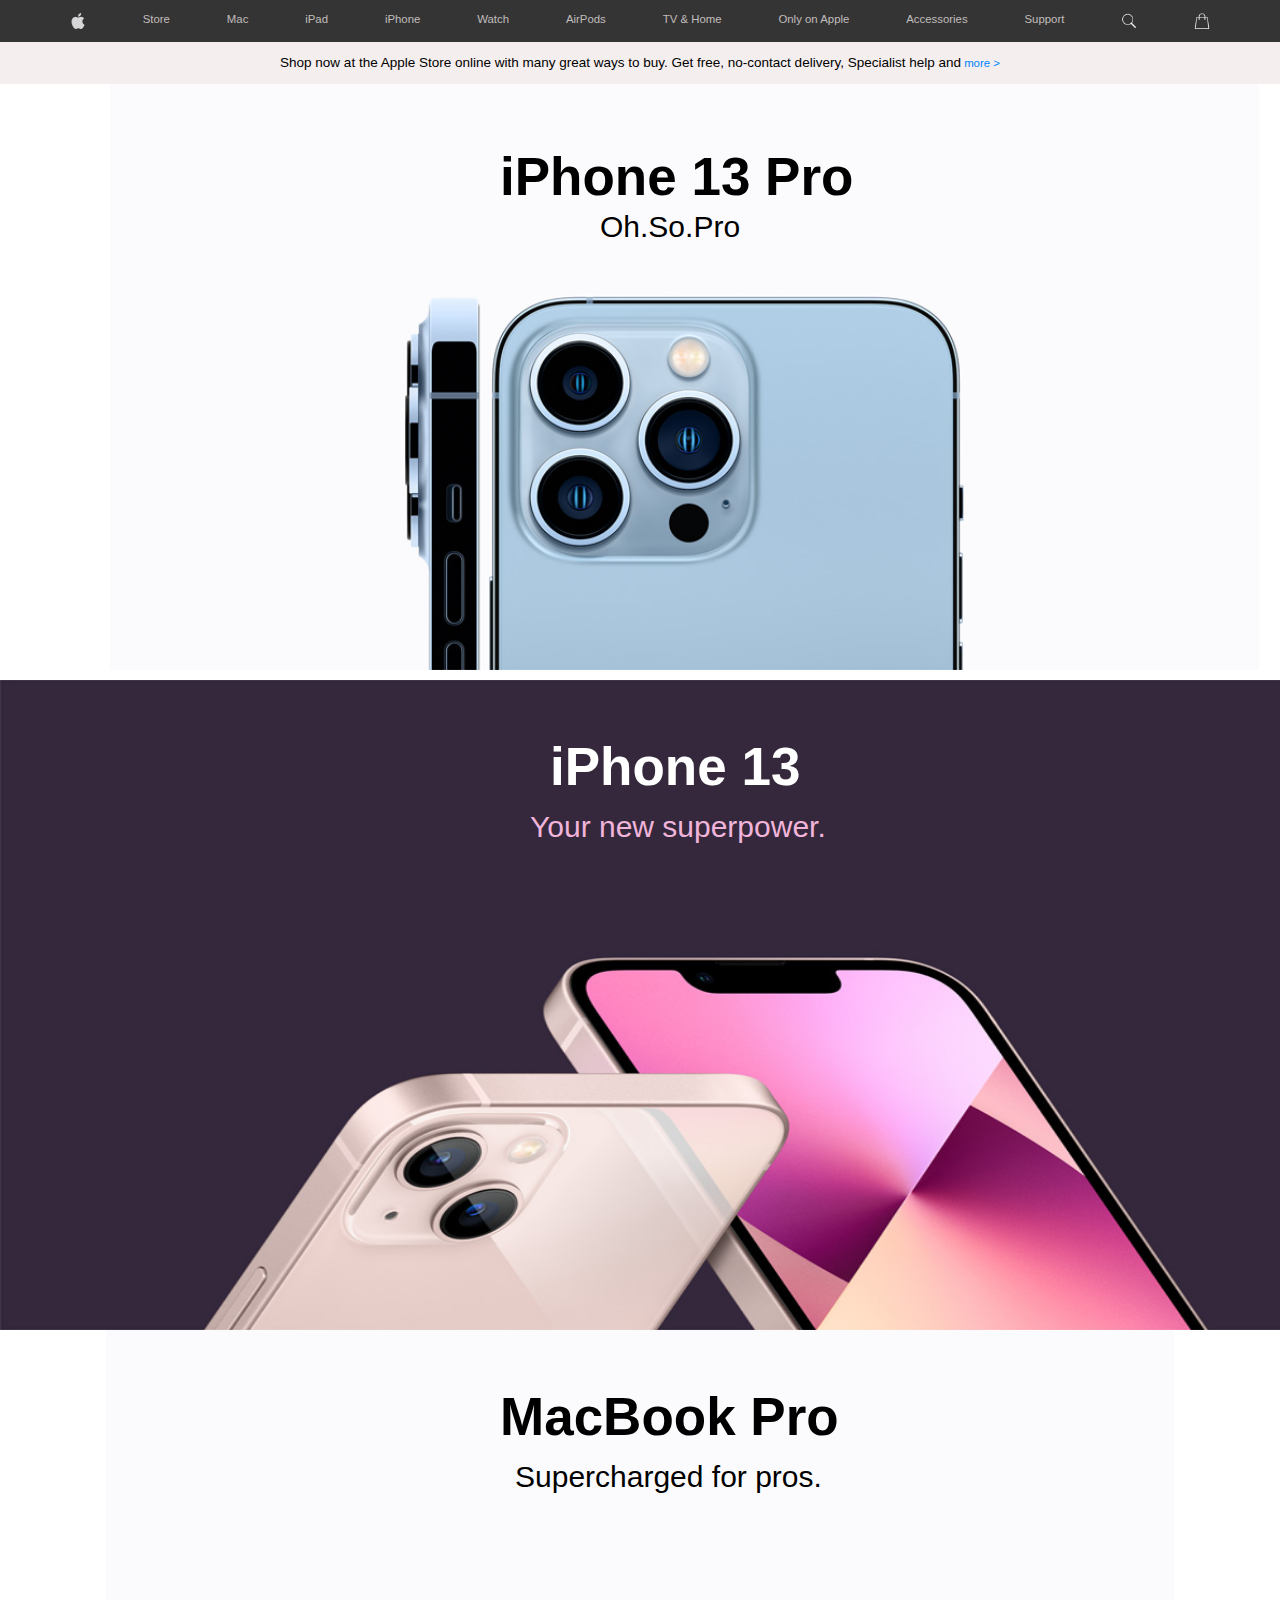
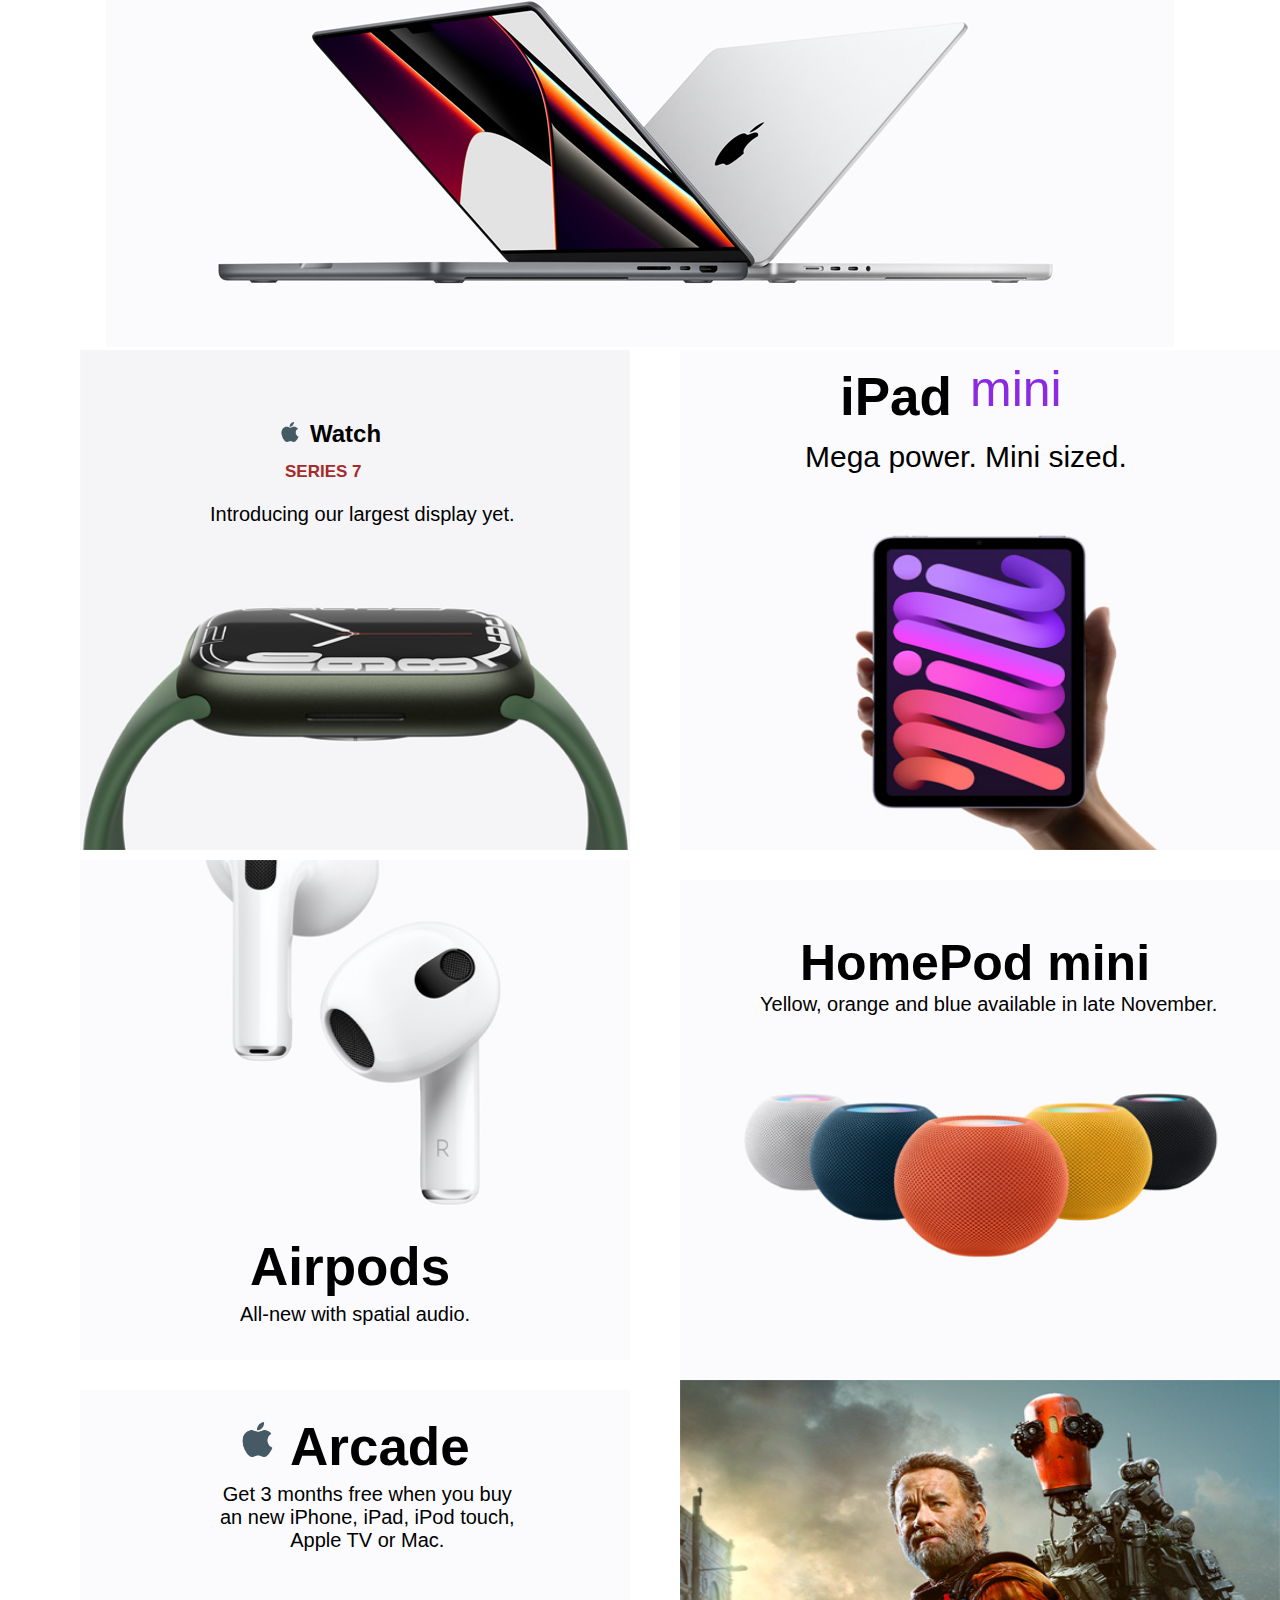
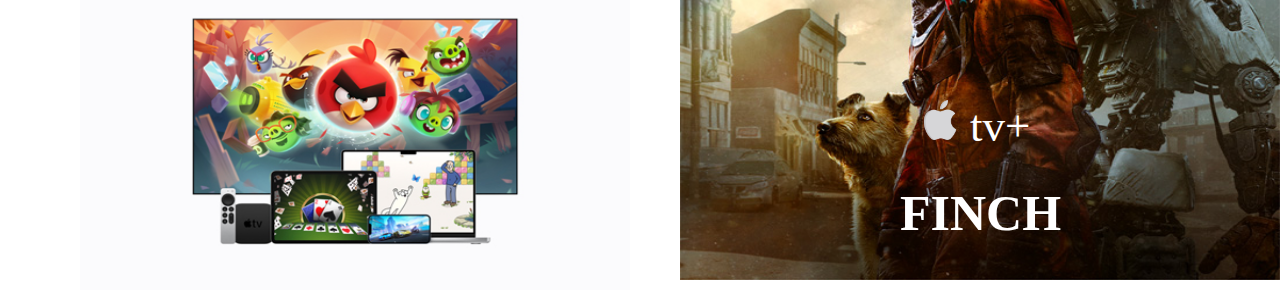
<file: index.html>
<!DOCTYPE html>
<html lang="en">
<head>
    <link rel="stylesheet" type="text/css" href="index.css">
    <link rel="icon" type="image/x-icon" href="apple (2).png">
    <meta charset="UTF-8">
    <meta http-equiv="X-UA-Compatible" content="IE=edge">
    <meta name="viewport" content="width=device-width, initial-scale=1.0">
    <title>Apple</title>
</head>
<body>
    <div class="topnav">
        <img src="apple (1).png" height="16px" width="16px">
        <a href="#" style="color: rgb(192, 189, 189)">Store</a>
        <a href="#" style="color: rgb(192, 189, 189)">Mac</a>
        <a href="#" style="color: rgb(192, 189, 189)">iPad</a>
        <a href="#" style="color: rgb(192, 189, 189)">iPhone</a>
        <a href="#" style="color: rgb(192, 189, 189)">Watch</a>
        <a href="#" style="color: rgb(192, 189, 189)">AirPods</a>
        <a href="#" style="color: rgb(192, 189, 189)">TV & Home</a>
        <a href="#" style="color: rgb(192, 189, 189)">Only on Apple</a>
        <a href="#" style="color: rgb(192, 189, 189)">Accessories</a>
        <a href="#" style="color: rgb(192, 189, 189)">Support</a>
        <img src="icons8-search-50.png" height="16px" width="16px">
        <img src="icons8-shopping-bag-50.png" height="16px" width="16px">
    </div>
    <div class="navbar">
        <p> Shop now at the Apple Store online with many great ways to buy. Get free, no-contact delivery, Specialist help and<a href="#" style="color: rgb(0, 132, 255)"> more ></a></p> 
    </div>
    <div class="iphone13pro">
        <div class="img1">
            <img src="iphone 13.jpg" height="650px" width="1150px">
        </div>
        <div class="text">
            <h1> iPhone 13 Pro </h1>
            <h5> Oh.So.Pro </h5>
        </div>
    </div>
    <div class="iphone13">
        <div class="img2">
            <img src="iphone13.jpg" height="650px" width="1350px">
        </div>
        <div class="text1">
            <h1> iPhone 13 </h1>
            <h5> Your new superpower. </h5>
        </div>
    </div>
    <div class="macbook">
        <div class="img3">
            <img src="macbook.jpg">
        </div>
        <div class="text2">
            <h1> MacBook Pro </h1>
            <h5> Supercharged for pros. </h5>
        </div>
    </div>
    <div class="container">
        <div class="watch">
            <div class="img4">
                <img src="watch.jpg" height="500px" width="550px">
            </div>
            <div class="text3">
                <img src="apple (2).png" height="20px" width="20px"><h2> Watch </h2>
                <p> SERIES 7 </p>
                <h5> Introducing our largest display yet. </h5>
            </div>
        </div>
        <div class="ipadmini">
            <div class="img5">
                <img src="ipad mini.jpg" height="500px" width="600px">
            </div>
            <div class="text4">
                <h1> iPad </h1><p> mini </p>
                <h5>Mega power. Mini sized.</h5>
            </div>
        </div>
    </div>
    <div class="container2">
        <div class="airpods">
            <div class="img6">
                <img src="airpods.jpg" height="500px" width="550px">
            </div>
            <div class="text5">
                <h1> Airpods </h1>
                <h5> All-new with spatial audio. </h5>
            </div>
        </div>
        <div class="homepods">
            <div class="img7">
                <img src="homepod.jpg" height="500px" width="600px">
            </div>
            <div class="text6">
                <h1>HomePod mini</h1>
                <h5>Yellow, orange and blue available in late November.</h5>
            </div>
        </div>
    </div>
    <div class="container3">
        <div class="arcade">
            <div class="img8">
                <img src="arcade.jpg" height="500px" width="550px">
            </div>
            <div class="text7">
                <img src="apple (2).png" height="35px" width="35px"><h1>Arcade</h1>
                <h5>Get 3 months free when you buy<br> an new iPhone, iPad, iPod touch,<br> Apple TV or Mac.</h5>
            </div>
        </div>
        <div class="promo">
            <div class="img9">
                <img src="promo.jpg" height="500px" width="600px">
            </div>
            <div class="text8">
                <img src="apple (1).png" height="40px" width="40px"><h5>tv+</h5>
                <h1>FINCH</h1>
            </div>
        </div>
    </div>
</body>
</html>
</file>
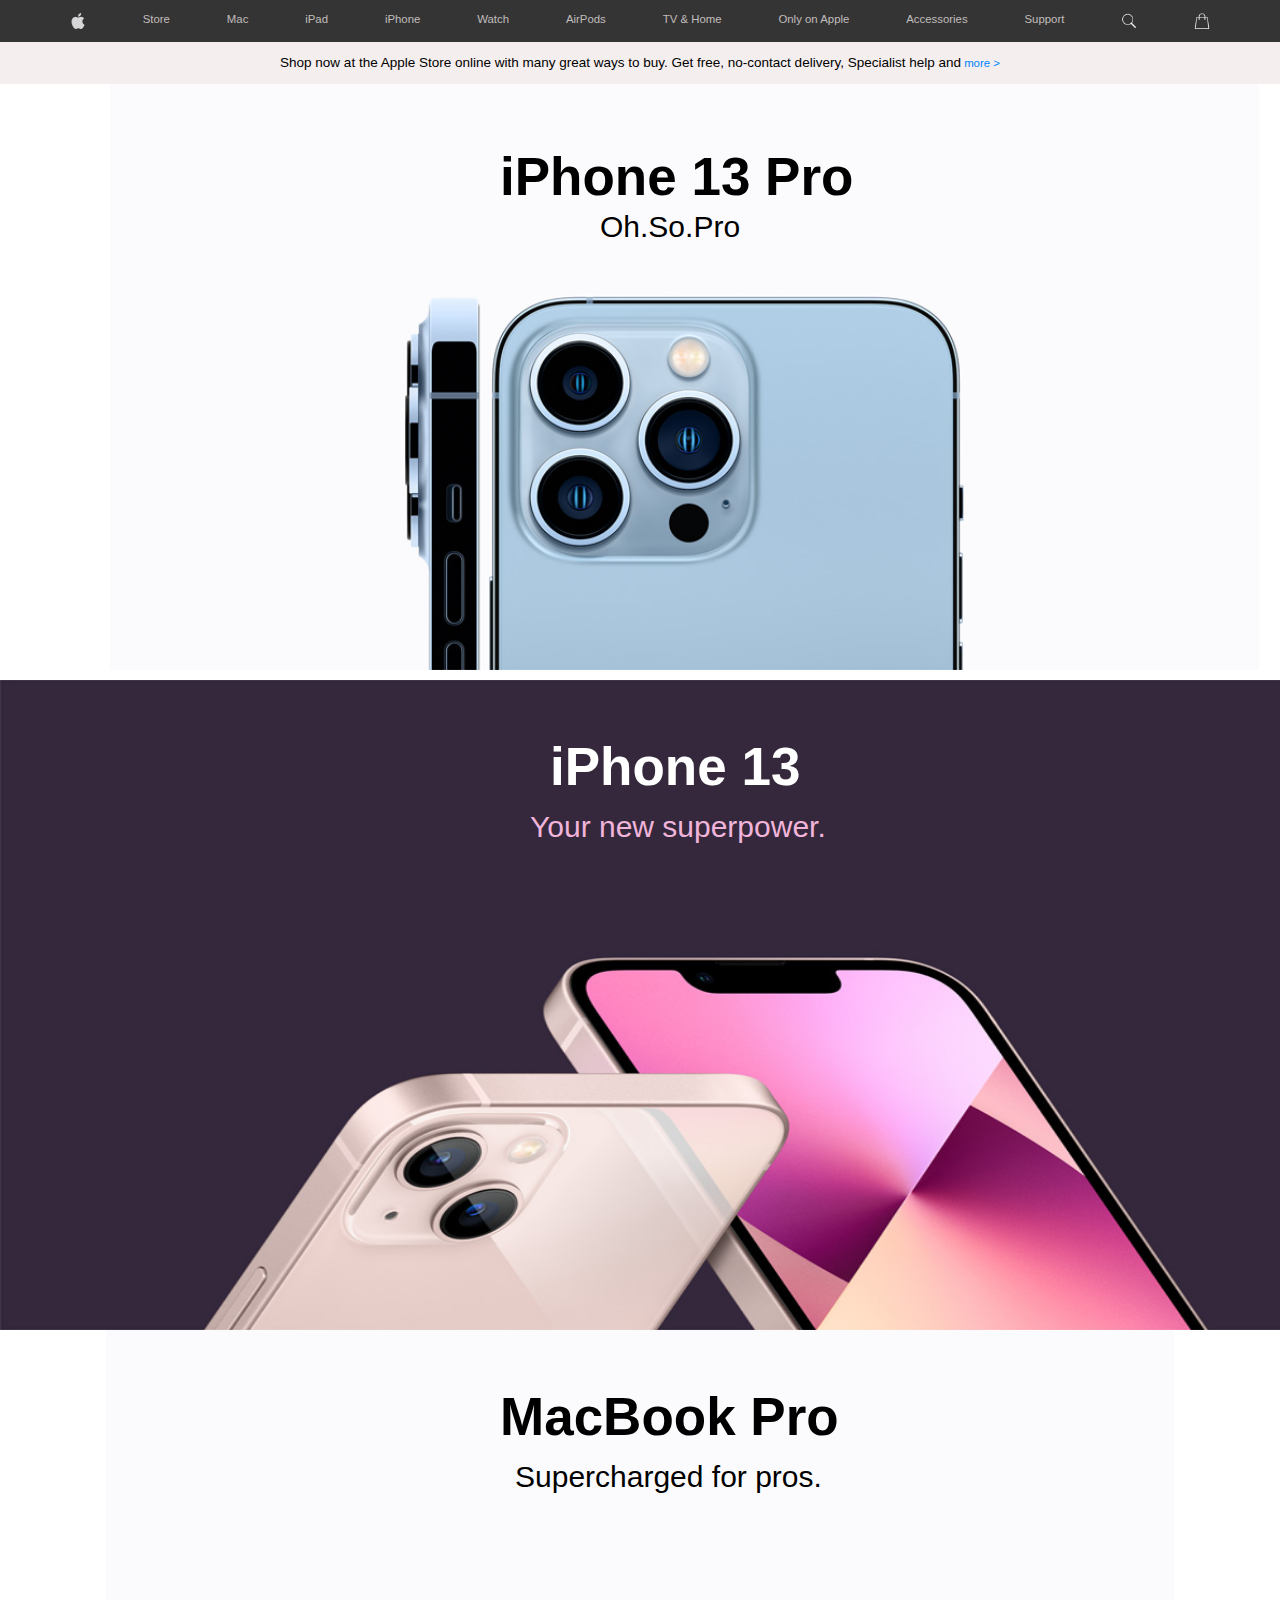
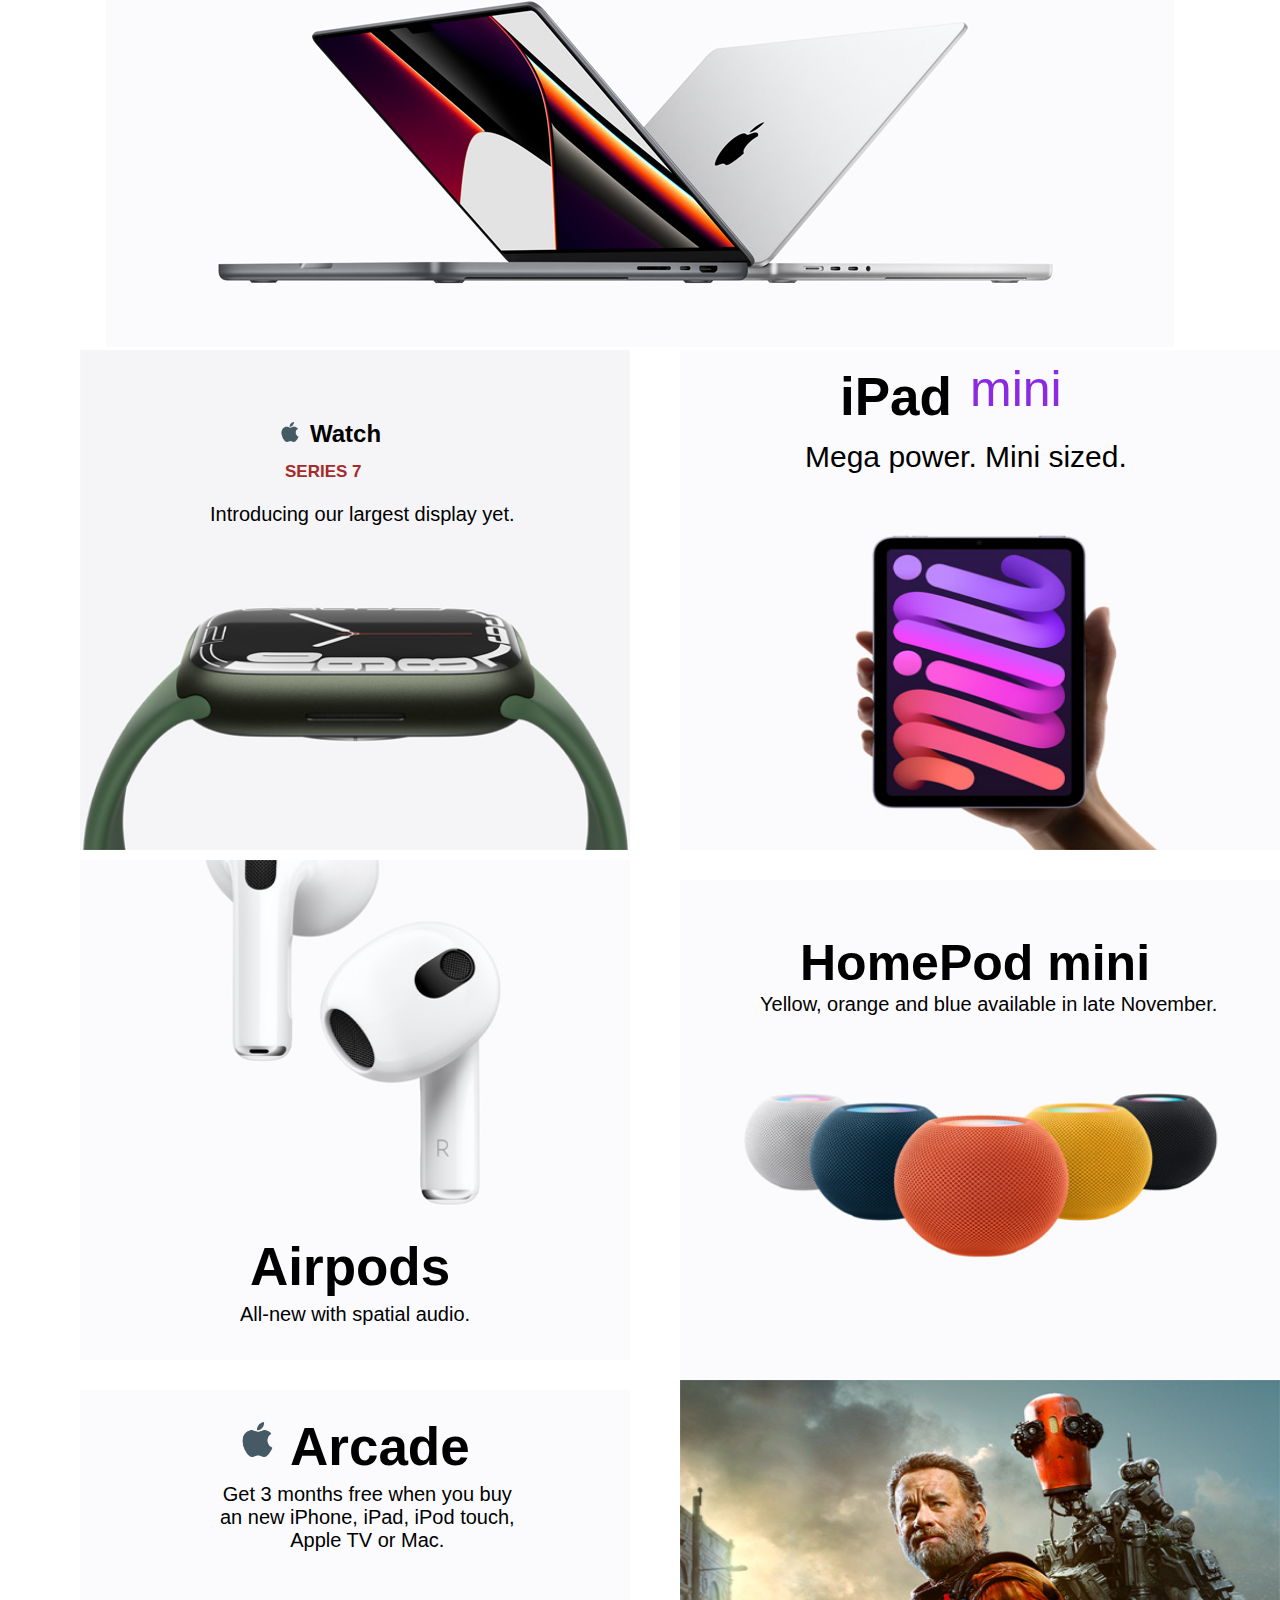
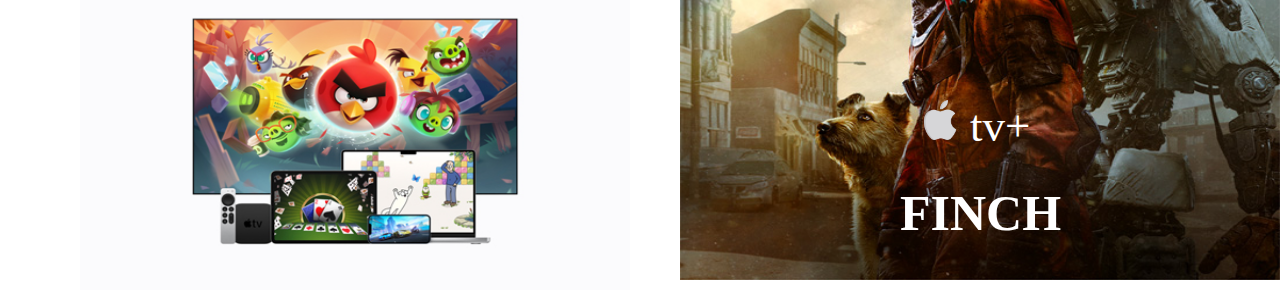
<file: Apple.html>
<!DOCTYPE html>
<html lang="en">
<head>
    <link rel="stylesheet" type="text/css" href="Apple.css">
    <link rel="icon" type="image/x-icon" href="apple (2).png">
    <meta charset="UTF-8">
    <meta http-equiv="X-UA-Compatible" content="IE=edge">
    <meta name="viewport" content="width=device-width, initial-scale=1.0">
    <title>Apple</title>
</head>
<body>
    <div class="topnav">
        <img src="apple (1).png" height="16px" width="16px">
        <a href="#" style="color: rgb(192, 189, 189)">Store</a>
        <a href="#" style="color: rgb(192, 189, 189)">Mac</a>
        <a href="#" style="color: rgb(192, 189, 189)">iPad</a>
        <a href="#" style="color: rgb(192, 189, 189)">iPhone</a>
        <a href="#" style="color: rgb(192, 189, 189)">Watch</a>
        <a href="#" style="color: rgb(192, 189, 189)">AirPods</a>
        <a href="#" style="color: rgb(192, 189, 189)">TV & Home</a>
        <a href="#" style="color: rgb(192, 189, 189)">Only on Apple</a>
        <a href="#" style="color: rgb(192, 189, 189)">Accessories</a>
        <a href="#" style="color: rgb(192, 189, 189)">Support</a>
        <img src="icons8-search-50.png" height="16px" width="16px">
        <img src="icons8-shopping-bag-50.png" height="16px" width="16px">
    </div>
    <div class="navbar">
        <p> Shop now at the Apple Store online with many great ways to buy. Get free, no-contact delivery, Specialist help and<a href="#" style="color: rgb(0, 132, 255)"> more ></a></p> 
    </div>
    <div class="iphone13pro">
        <div class="img1">
            <img src="iphone 13.jpg" height="650px" width="1150px">
        </div>
        <div class="text">
            <h1> iPhone 13 Pro </h1>
            <h5> Oh.So.Pro </h5>
        </div>
    </div>
    <div class="iphone13">
        <div class="img2">
            <img src="iphone13.jpg" height="650px" width="1350px">
        </div>
        <div class="text1">
            <h1> iPhone 13 </h1>
            <h5> Your new superpower. </h5>
        </div>
    </div>
    <div class="macbook">
        <div class="img3">
            <img src="macbook.jpg">
        </div>
        <div class="text2">
            <h1> MacBook Pro </h1>
            <h5> Supercharged for pros. </h5>
        </div>
    </div>
    <div class="container">
        <div class="watch">
            <div class="img4">
                <img src="watch.jpg" height="500px" width="550px">
            </div>
            <div class="text3">
                <img src="apple (2).png" height="20px" width="20px"><h2> Watch </h2>
                <p> SERIES 7 </p>
                <h5> Introducing our largest display yet. </h5>
            </div>
        </div>
        <div class="ipadmini">
            <div class="img5">
                <img src="ipad mini.jpg" height="500px" width="600px">
            </div>
            <div class="text4">
                <h1> iPad </h1><p> mini </p>
                <h5>Mega power. Mini sized.</h5>
            </div>
        </div>
    </div>
    <div class="container2">
        <div class="airpods">
            <div class="img6">
                <img src="airpods.jpg" height="500px" width="550px">
            </div>
            <div class="text5">
                <h1> Airpods </h1>
                <h5> All-new with spatial audio. </h5>
            </div>
        </div>
        <div class="homepods">
            <div class="img7">
                <img src="homepod.jpg" height="500px" width="600px">
            </div>
            <div class="text6">
                <h1>HomePod mini</h1>
                <h5>Yellow, orange and blue available in late November.</h5>
            </div>
        </div>
    </div>
    <div class="container3">
        <div class="arcade">
            <div class="img8">
                <img src="arcade.jpg" height="500px" width="550px">
            </div>
            <div class="text7">
                <img src="apple (2).png" height="35px" width="35px"><h1>Arcade</h1>
                <h5>Get 3 months free when you buy<br> an new iPhone, iPad, iPod touch,<br> Apple TV or Mac.</h5>
            </div>
        </div>
        <div class="promo">
            <div class="img9">
                <img src="promo.jpg" height="500px" width="600px">
            </div>
            <div class="text8">
                <img src="apple (1).png" height="40px" width="40px"><h5>tv+</h5>
                <h1>FINCH</h1>
            </div>
        </div>
    </div>
</body>
</html>
</file>
<file: index.css>
*{
    box-sizing: border-box;
}
.topnav{
    background-color: rgb(51, 50, 50);
    display: flex;
    justify-content: space-evenly;
    padding: 13px;
    position: fixed;
    top: 0px;
    left: 0px;
    right: 0px;
    color: rgb(112, 109, 109);
    z-index: 9999;
    user-select: none;
    opacity: 0.989;
}

a{
    text-decoration: none;
    font-size: 11.40px;
    font-family: Verdana, Geneva, Tahoma, sans-serif;
}

.navbar{
    background-color: rgb(245, 238, 238);
    display: flex;
    position: absolute;
    left: 0px;
    right: 0px;
    top: 40px;
    padding: 1px;
    justify-content: center;
    z-index: 1;
}

p{
    font-family: Verdana, Geneva, Tahoma, sans-serif;
    font-size: 13.5px;
    text-decoration: none;
    text-align: center;
}

h1{
    font-family: SF Pro, sans-serif;
    color: black;
    position: absolute;
    top: 110px;
    left: 500px;
    font-size: 53px;
}

h5{
    font-family: "SF Pro Text", "SF Pro Icons", "Helvetica Neue", Helvetica, Arial, sans-serif;
    color: black;
    position: absolute;
    top: 160px;
    left: 600px;
    font-size: 30px;
    font-weight: lighter;
}

.img1{
    position: absolute;
    top: 20px;
    left: 110px;
}

.img2{
    position: absolute;
    top: 680px;
    left: 0px;
    right: 0px;
}

.text1 h1{
    font-family: SF Pro, sans-serif;
    color: white;
    position: absolute;
    top: 700px;
    left: 550px;
    font-size: 53px;
}

.text1 h5{
    font-family: "SF Pro Text", "SF Pro Icons", "Helvetica Neue", Helvetica, Arial, sans-serif;
    color: rgb(241, 180, 218);
    position: absolute;
    top: 760px;
    left: 530px;
    font-size: 30px;
    font-weight: lighter;
}

.img3{
    display: flex;
    justify-content: center;
    position: absolute;
    top: 1330px;
    left: 0px;
    right: 0px;
}

.text2 h1{
    font-family: SF Pro, sans-serif;
    color: black;
    position: absolute;
    top: 1350px;
    left: 500px;
    font-size: 53px;
}

.text2 h5{
    font-family: "SF Pro Text", "SF Pro Icons", "Helvetica Neue", Helvetica, Arial, sans-serif;
    color: black;
    position: absolute;
    top: 1410px;
    left: 515px;
    font-size: 30px;
    font-weight: lighter;
}

.img4{
    display: flex;
    justify-content: center;
    position: absolute;
    top: 1950px;
    left: 80px;
}

.text3 h2{
    font-family: SF Pro, sans-serif;
    color: black;
    position: absolute;
    top: 2000px;
    left: 310px;
    font-size: 20x;
}

.text3 h5{
    font-family: "SF Pro Text", "SF Pro Icons", "Helvetica Neue", Helvetica, Arial, sans-serif;
    color: black;
    position: absolute;
    top: 2070px;
    left: 210px;
    font-size: 20px;
    font-weight: lighter;
}

.text3 img{
    position: absolute;
    top: 2022px;
    left: 280px;
}

.text3 p{
    position: absolute;
    top: 2045px;
    left: 285px;
    font-size: 17px;
    color: brown;
    font-weight: bold;
    font-family: SF Pro,sans-serif;
}

.img5{
    display: flex;
    justify-content: center;
    position: absolute;
    top: 1950px;
    left: 680px;
}

.text4 h1{
    font-family: SF Pro, sans-serif;
    color: black;
    position: absolute;
    top: 1930px;
    left: 840px;
    font-size: 53px;
}

.text4 h5{
    font-family: "SF Pro Text", "SF Pro Icons", "Helvetica Neue", Helvetica, Arial, sans-serif;
    color: black;
    position: absolute;
    top: 1990px;
    left: 805px;
    font-size: 30px;
    font-weight: lighter;
}

.text4 p{
    font-family: cursive, SF Pro Display,SF Pro Icons,Helvetica Neue,Helvetica,Arial,sans-serif;
    font-size: 50px;
    position: absolute;
    top: 1910px;
    left: 970px;
    color: blueviolet; 
}

.img6{
    display: flex;
    justify-content: center;
    position: absolute;
    top: 2460px;
    left: 80px;
}

.text5 h1{
    font-family: SF Pro, sans-serif;
    color: black;
    position: absolute;
    top: 2800px;
    left: 250px;
    font-size: 20x;
}

.text5 h5{
    font-family: "SF Pro Text", "SF Pro Icons", "Helvetica Neue", Helvetica, Arial, sans-serif;
    color: black;
    position: absolute;
    top: 2870px;
    left: 240px;
    font-size: 20px;
    font-weight: lighter;
}

.img7{
    display: flex;
    justify-content: center;
    position: absolute;
    top: 2480px;
    left: 680px;
}

.text6 h1{
    font-family: SF Pro, sans-serif;
    color: black;
    position: absolute;
    top: 2500px;
    left: 800px;
    font-size: 50px;
}

.text6 h5{
    font-family: "SF Pro Text", "SF Pro Icons", "Helvetica Neue", Helvetica, Arial, sans-serif;
    color: black;
    position: absolute;
    top: 2560px;
    left: 760px;
    font-size: 20px;
    font-weight: lighter;
}

.img8{
    display: flex;
    justify-content: center;
    position: absolute;
    top: 2990px;
    left: 80px;
}

.img9{
    display: flex;
    justify-content: center;
    position: absolute;
    top: 2980px;
    left: 680px;
}

.text7 img{
    position: absolute;
    top: 3022px;
    left: 240px;
}

.text7 h1{
    font-family: SF Pro, sans-serif;
    color: black;
    position: absolute;
    top: 2980px;
    left: 290px;
    font-size: 20x;
}

.text7 h5{
    font-family: "SF Pro Text", "SF Pro Icons", "Helvetica Neue", Helvetica, Arial, sans-serif;
    color: black;
    position: absolute;
    top: 3050px;
    left: 220px;
    font-size: 20px;
    font-weight: lighter;
    text-align: center;
}

.text8 img{
    position: absolute;
    top: 3300px;
    left: 920px;
}

.text8 h1{
    font-family: 'Times New Roman', Times, serif;
    color: white;
    position: absolute;
    top: 3350px;
    left: 900px;
    font-size: 50px;
}

.text8 h5{
    font-family: "SF Pro Text", "SF Pro Icons";
    color: white;
    position: absolute;
    top: 3225px;
    left: 970px;
    font-size: 45px;
    font-weight: lighter;
}
</file>
<file: Apple.css>
*{
    box-sizing: border-box;
}
.topnav{
    background-color: rgb(51, 50, 50);
    display: flex;
    justify-content: space-evenly;
    padding: 13px;
    position: fixed;
    top: 0px;
    left: 0px;
    right: 0px;
    color: rgb(112, 109, 109);
    z-index: 9999;
    user-select: none;
    opacity: 0.989;
}

a{
    text-decoration: none;
    font-size: 11.40px;
    font-family: Verdana, Geneva, Tahoma, sans-serif;
}

.navbar{
    background-color: rgb(245, 238, 238);
    display: flex;
    position: absolute;
    left: 0px;
    right: 0px;
    top: 40px;
    padding: 1px;
    justify-content: center;
    z-index: 1;
}

p{
    font-family: Verdana, Geneva, Tahoma, sans-serif;
    font-size: 13.5px;
    text-decoration: none;
    text-align: center;
}

h1{
    font-family: SF Pro, sans-serif;
    color: black;
    position: absolute;
    top: 110px;
    left: 500px;
    font-size: 53px;
}

h5{
    font-family: "SF Pro Text", "SF Pro Icons", "Helvetica Neue", Helvetica, Arial, sans-serif;
    color: black;
    position: absolute;
    top: 160px;
    left: 600px;
    font-size: 30px;
    font-weight: lighter;
}

.img1{
    position: absolute;
    top: 20px;
    left: 110px;
}

.img2{
    position: absolute;
    top: 680px;
    left: 0px;
    right: 0px;
}

.text1 h1{
    font-family: SF Pro, sans-serif;
    color: white;
    position: absolute;
    top: 700px;
    left: 550px;
    font-size: 53px;
}

.text1 h5{
    font-family: "SF Pro Text", "SF Pro Icons", "Helvetica Neue", Helvetica, Arial, sans-serif;
    color: rgb(241, 180, 218);
    position: absolute;
    top: 760px;
    left: 530px;
    font-size: 30px;
    font-weight: lighter;
}

.img3{
    display: flex;
    justify-content: center;
    position: absolute;
    top: 1330px;
    left: 0px;
    right: 0px;
}

.text2 h1{
    font-family: SF Pro, sans-serif;
    color: black;
    position: absolute;
    top: 1350px;
    left: 500px;
    font-size: 53px;
}

.text2 h5{
    font-family: "SF Pro Text", "SF Pro Icons", "Helvetica Neue", Helvetica, Arial, sans-serif;
    color: black;
    position: absolute;
    top: 1410px;
    left: 515px;
    font-size: 30px;
    font-weight: lighter;
}

.img4{
    display: flex;
    justify-content: center;
    position: absolute;
    top: 1950px;
    left: 80px;
}

.text3 h2{
    font-family: SF Pro, sans-serif;
    color: black;
    position: absolute;
    top: 2000px;
    left: 310px;
    font-size: 20x;
}

.text3 h5{
    font-family: "SF Pro Text", "SF Pro Icons", "Helvetica Neue", Helvetica, Arial, sans-serif;
    color: black;
    position: absolute;
    top: 2070px;
    left: 210px;
    font-size: 20px;
    font-weight: lighter;
}

.text3 img{
    position: absolute;
    top: 2022px;
    left: 280px;
}

.text3 p{
    position: absolute;
    top: 2045px;
    left: 285px;
    font-size: 17px;
    color: brown;
    font-weight: bold;
    font-family: SF Pro,sans-serif;
}

.img5{
    display: flex;
    justify-content: center;
    position: absolute;
    top: 1950px;
    left: 680px;
}

.text4 h1{
    font-family: SF Pro, sans-serif;
    color: black;
    position: absolute;
    top: 1930px;
    left: 840px;
    font-size: 53px;
}

.text4 h5{
    font-family: "SF Pro Text", "SF Pro Icons", "Helvetica Neue", Helvetica, Arial, sans-serif;
    color: black;
    position: absolute;
    top: 1990px;
    left: 805px;
    font-size: 30px;
    font-weight: lighter;
}

.text4 p{
    font-family: cursive, SF Pro Display,SF Pro Icons,Helvetica Neue,Helvetica,Arial,sans-serif;
    font-size: 50px;
    position: absolute;
    top: 1910px;
    left: 970px;
    color: blueviolet; 
}

.img6{
    display: flex;
    justify-content: center;
    position: absolute;
    top: 2460px;
    left: 80px;
}

.text5 h1{
    font-family: SF Pro, sans-serif;
    color: black;
    position: absolute;
    top: 2800px;
    left: 250px;
    font-size: 20x;
}

.text5 h5{
    font-family: "SF Pro Text", "SF Pro Icons", "Helvetica Neue", Helvetica, Arial, sans-serif;
    color: black;
    position: absolute;
    top: 2870px;
    left: 240px;
    font-size: 20px;
    font-weight: lighter;
}

.img7{
    display: flex;
    justify-content: center;
    position: absolute;
    top: 2480px;
    left: 680px;
}

.text6 h1{
    font-family: SF Pro, sans-serif;
    color: black;
    position: absolute;
    top: 2500px;
    left: 800px;
    font-size: 50px;
}

.text6 h5{
    font-family: "SF Pro Text", "SF Pro Icons", "Helvetica Neue", Helvetica, Arial, sans-serif;
    color: black;
    position: absolute;
    top: 2560px;
    left: 760px;
    font-size: 20px;
    font-weight: lighter;
}

.img8{
    display: flex;
    justify-content: center;
    position: absolute;
    top: 2990px;
    left: 80px;
}

.img9{
    display: flex;
    justify-content: center;
    position: absolute;
    top: 2980px;
    left: 680px;
}

.text7 img{
    position: absolute;
    top: 3022px;
    left: 240px;
}

.text7 h1{
    font-family: SF Pro, sans-serif;
    color: black;
    position: absolute;
    top: 2980px;
    left: 290px;
    font-size: 20x;
}

.text7 h5{
    font-family: "SF Pro Text", "SF Pro Icons", "Helvetica Neue", Helvetica, Arial, sans-serif;
    color: black;
    position: absolute;
    top: 3050px;
    left: 220px;
    font-size: 20px;
    font-weight: lighter;
    text-align: center;
}

.text8 img{
    position: absolute;
    top: 3300px;
    left: 920px;
}

.text8 h1{
    font-family: 'Times New Roman', Times, serif;
    color: white;
    position: absolute;
    top: 3350px;
    left: 900px;
    font-size: 50px;
}

.text8 h5{
    font-family: "SF Pro Text", "SF Pro Icons";
    color: white;
    position: absolute;
    top: 3225px;
    left: 970px;
    font-size: 45px;
    font-weight: lighter;
}
</file>
